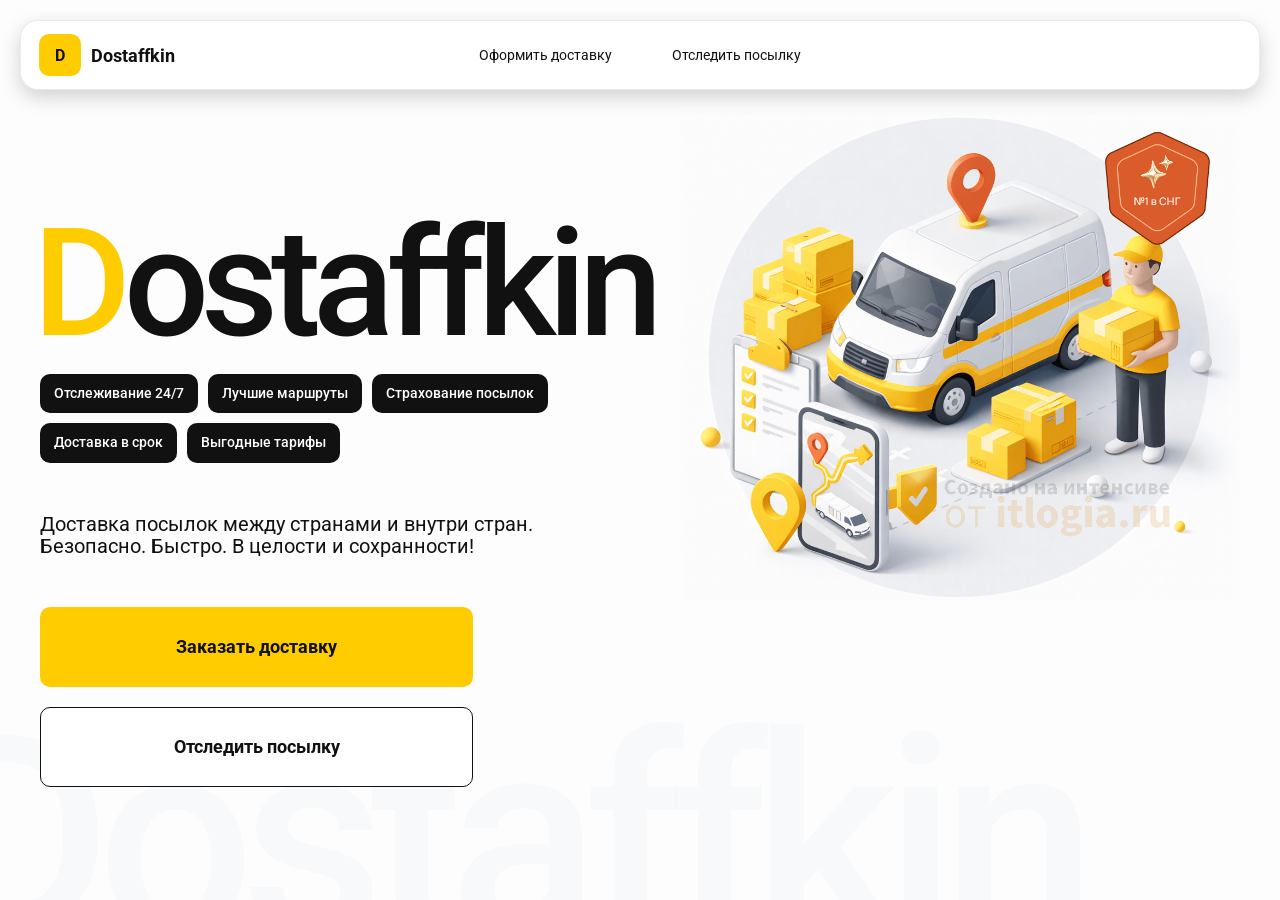
<file: index.html>
<!doctype html>
<html lang="ru">

<head>
    <meta charset="utf-8" />
    <meta name="viewport" content="width=device-width,initial-scale=1,maximum-scale=1,user-scalable=0" />
    <title>Dostaffkin — Доставка посылок между странами и внутри стран. Безопасно. Быстро. В целости и сохранности!
    </title>

    <link href="styles/base.css" rel="stylesheet" />
    <link href="styles/base_adaptive.css" rel="stylesheet" />
    <link href="styles/index.css" rel="stylesheet" />
    <link href="styles/index_adaptive.css" rel="stylesheet" />
</head>

<body>


    <div class="container">
        <header class="header">
            <a class="header-brand" href="#">
                <div class="header-logo">D</div>
                <div class="header-title">Dostaffkin</div>
            </a>
            <nav class="header-menu">
                <a class="header-link" href="./order.html">Оформить <span>доставку</span></a>
                <a class="header-link" href="./track.html">Отследить <span>посылку</span></a>
            </nav>
        </header>
        <main class="main">
            <section class="main-info">
                <div class="main-title">
                    <span>D</span>ostaffkin
                </div>
                <div class="main-features">
                    <div class="main-feature">Отслеживание 24/7</div>
                    <div class="main-feature">Лучшие маршруты</div>
                    <div class="main-feature">Страхование посылок</div>
                    <div class="main-feature">Доставка в срок</div>
                    <div class="main-feature">Выгодные тарифы</div>
                </div>
                <div class="main-description">
                    Доставка посылок между странами и внутри стран.
                    Безопасно. Быстро. В целости и сохранности!
                </div>
                <div class="main-actions">
                    <a class="button" type="button" href="./order.html">Заказать доставку</a>
                    <a class="button button-white" type="button" href="./track.html">Отследить посылку</a>
                </div>
            </section>
            <div class="main-title-ghost">Dostaffkin</div>
            <section class="main-image">
                <img src="images/main-image.png" alt="Main image" />
            </section>
        </main>
    </div>
</body>

</html>
</file>
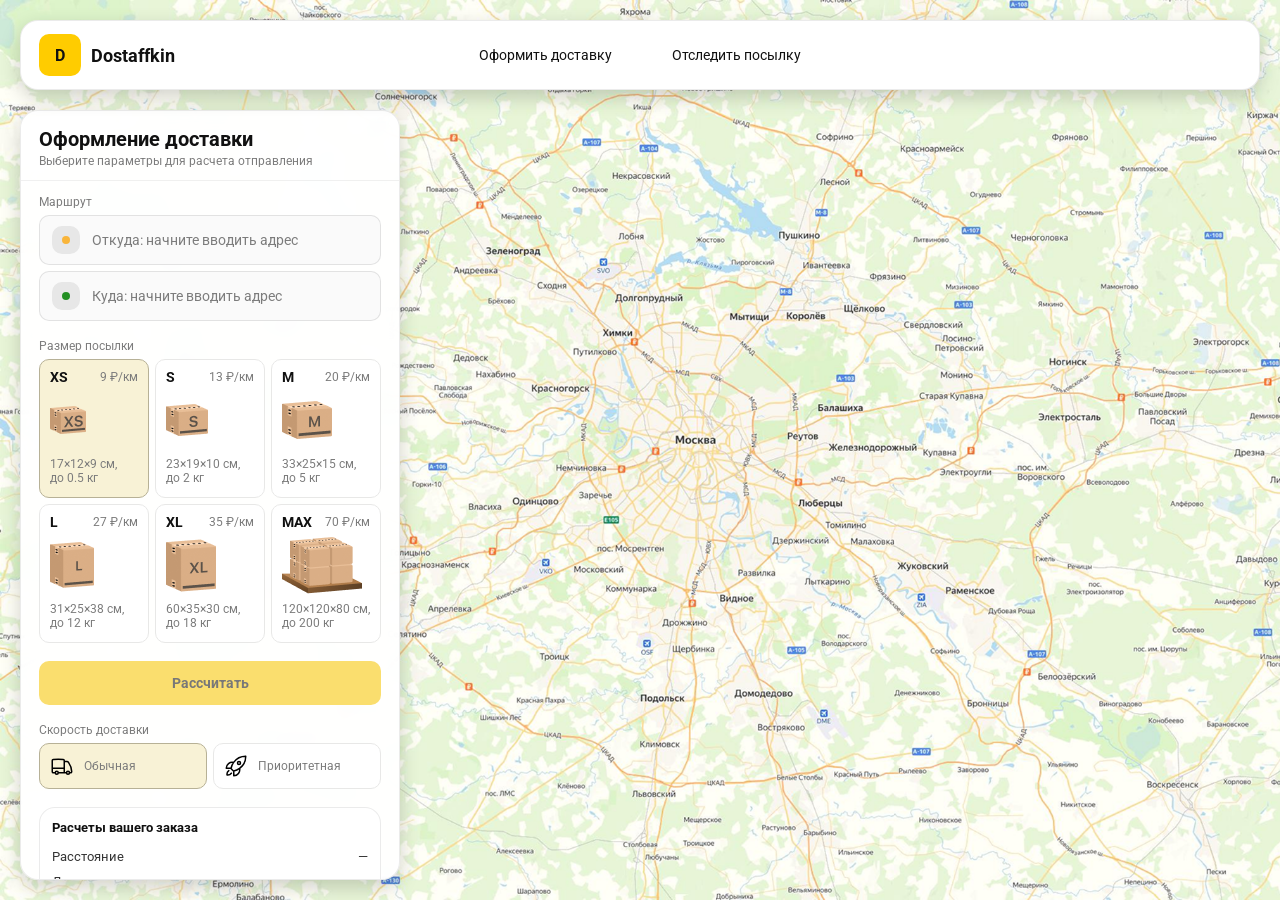
<file: order.html>
<!doctype html>
<html lang="ru">

<head>
    <meta charset="utf-8" />
    <meta name="viewport" content="width=device-width,initial-scale=1,maximum-scale=1,user-scalable=0" />
    <title>Оформление доставки</title>

    <link rel="stylesheet" href="styles/base.css" />
    <link rel="stylesheet" href="styles/base_adaptive.css" />

    <link rel="stylesheet" href="styles/order.css" />
    <link rel="stylesheet" href="styles/order_adaptive.css" />
</head>

<body>
    <div id="map"></div>

    <header class="header">
        <a class="header-brand" href="./index.html">
            <div class="header-logo">D</div>
            <div class="header-title">Dostaffkin</div>
        </a>
        <nav class="header-menu">
            <a class="header-link" href="#">Оформить <span>доставку</span></a>
            <a class="header-link" href="./track.html">Отследить <span>посылку</span></a>
        </nav>
    </header>

    <aside class="main" id="sidebar">
        <div class="main-header">
            <div class="main-title">Оформление доставки</div>
            <div class="main-text">Выберите параметры для расчета отправления</div>
        </div>
        <div class="main-content">
            <div class="main-route">
                <div class="main-block-title">Маршрут</div>
                <div class="main-fields">
                    <div class="main-field" id="fromField">
                        <div class="main-pin"></div>
                        <input id="from" placeholder="Откуда: начните вводить адрес" autocomplete="off" />
                        <div class="main-ac" id="fromAc" role="listbox" aria-label="Подсказки адресов"></div>
                    </div>

                    <div class="main-field" id="toField">
                        <div class="main-pin"></div>
                        <input id="to" placeholder="Куда: начните вводить адрес" autocomplete="off" />
                        <div class="main-ac" id="toAc" role="listbox" aria-label="Подсказки адресов"></div>
                    </div>
                </div>
            </div>
            <div class="main-package">
                <div class="main-block-title">Размер посылки</div>

                <div class="main-sizes">
                    <div class="main-size-card is-active" data-value="xs">
                        <div class="main-size-top">
                            <div class="main-size-label">XS</div>
                            <div class="main-size-rate">9 ₽/км</div>
                        </div>
                        <div class="main-size-media">
                            <img src="images/sizes/xs.png" alt="Короб XS" />
                        </div>
                        <div class="main-size-description">17×12×9 см,<br>до 0.5 кг</div>
                    </div>

                    <div class="main-size-card" data-value="s">
                        <div class="main-size-top">
                            <div class="main-size-label">S</div>
                            <div class="main-size-rate">13 ₽/км</div>
                        </div>
                        <div class="main-size-media">
                            <img src="images/sizes/s.png" alt="Короб S" />
                        </div>
                        <div class="main-size-description">23×19×10 см,<br>до 2 кг</div>
                    </div>

                    <div class="main-size-card" data-value="m">
                        <div class="main-size-top">
                            <div class="main-size-label">M</div>
                            <div class="main-size-rate">20 ₽/км</div>
                        </div>
                        <div class="main-size-media">
                            <img src="images/sizes/m.png" alt="Короб M" />
                        </div>
                        <div class="main-size-description">33×25×15 см,<br>до 5 кг</div>
                    </div>

                    <div class="main-size-card" data-value="l">
                        <div class="main-size-top">
                            <div class="main-size-label">L</div>
                            <div class="main-size-rate">27 ₽/км</div>
                        </div>
                        <div class="main-size-media">
                            <img src="images/sizes/l.png" alt="Короб L" />
                        </div>
                        <div class="main-size-description">31×25×38 см,<br>до 12 кг</div>
                    </div>

                    <div class="main-size-card" data-value="xl">
                        <div class="main-size-top">
                            <div class="main-size-label">XL</div>
                            <div class="main-size-rate">35 ₽/км</div>
                        </div>
                        <div class="main-size-media">
                            <img src="images/sizes/xl.png" alt="Короб XL" />
                        </div>
                        <div class="main-size-description">60×35×30 см,<br>до 18 кг</div>
                    </div>

                    <div class="main-size-card" data-value="max">
                        <div class="main-size-top">
                            <div class="main-size-label">MAX</div>
                            <div class="main-size-rate">70 ₽/км</div>
                        </div>
                        <div class="main-size-media main-size-media-palleta">
                            <img src="images/sizes/max.png" alt="Паллета" />
                        </div>
                        <div class="main-size-description">120×120×80 см,<br>до 200 кг</div>
                    </div>
                </div>
            </div>
            <div class="main-calculate-block">
                <button id="calc" class="button calculate-button" type="button" disabled>Рассчитать</button>
            </div>
            <div class="main-speed">
                <div class="main-block-title">Скорость доставки</div>

                <div class="main-speeds">
                    <div class="main-speed-card is-active" data-value="regular">
                        <img class="main-speed-media" src="images/icons/regular.svg" alt="Regular" />
                        <div class="main-speed-description">Обычная</div>
                    </div>
                    <div class="main-speed-card" data-value="fast">
                        <img class="main-speed-media" src="images/icons/fast.svg" alt="Fast" />
                        <div class="main-speed-description">Приоритетная</div>
                    </div>
                </div>
            </div>
            <div class="main-result" id="result">
                <div class="main-result-title">Расчеты вашего заказа</div>
                <div class="main-result-lines">
                    <div class="main-result-line"><span>Расстояние</span><span id="distanceValue">—</span></div>
                    <div class="main-result-line"><span>Доставим через</span><span id="durationValue">—</span></div>
                    <div class="main-result-line"><span>Тариф</span><span id="rateValue">—</span></div>
                </div>
                <div class="main-price">
                    <div class="main-price-label">Итого</div>
                    <div class="main-price-value" id="totalValue">—</div>
                </div>
            </div>
            <div class="main-order-box">
                <div class="main-order-form" id="orderForm">
                    <div class="main-order-title">Оформление доставки</div>
                    <div class="main-block-info-row">
                        <div class="main-block-title">Контакты</div>
                        <div class="order-fields">
                            <div class="main-field">
                                <input id="customerName" placeholder="Ваше имя" autocomplete="off" />
                            </div>
                            <div class="main-field">
                                <input id="customerPhone" placeholder="Ваш телефон" autocomplete="off"
                                    inputmode="tel" />
                            </div>
                        </div>
                    </div>
                    <div class="main-block-info-row extra-info">
                        <div class="main-block-title">Дополнительная информация</div>
                        <div class="main-field textarea">
                            <textarea id="comment" placeholder="Детали доставки и комментарии"></textarea>
                        </div>
                    </div>
                    <button id="submit" class="button main-submit-request" type="button" disabled>Отправить
                        заявку
                    </button>
                </div>

                <div class="main-order-success" id="orderSuccess">
                    <div class="main-success-icon">✓</div>
                    <div class="main-success-title">Заявка отправлена!</div>
                    <div class="main-success-title">Номер отправления – <span id="orderId"></span></div>
                    <div class="main-success-subtitle">Мы скоро свяжемся с вами</div>
                </div>
            </div>
        </div>
    </aside>

</body>

</html>
</file>
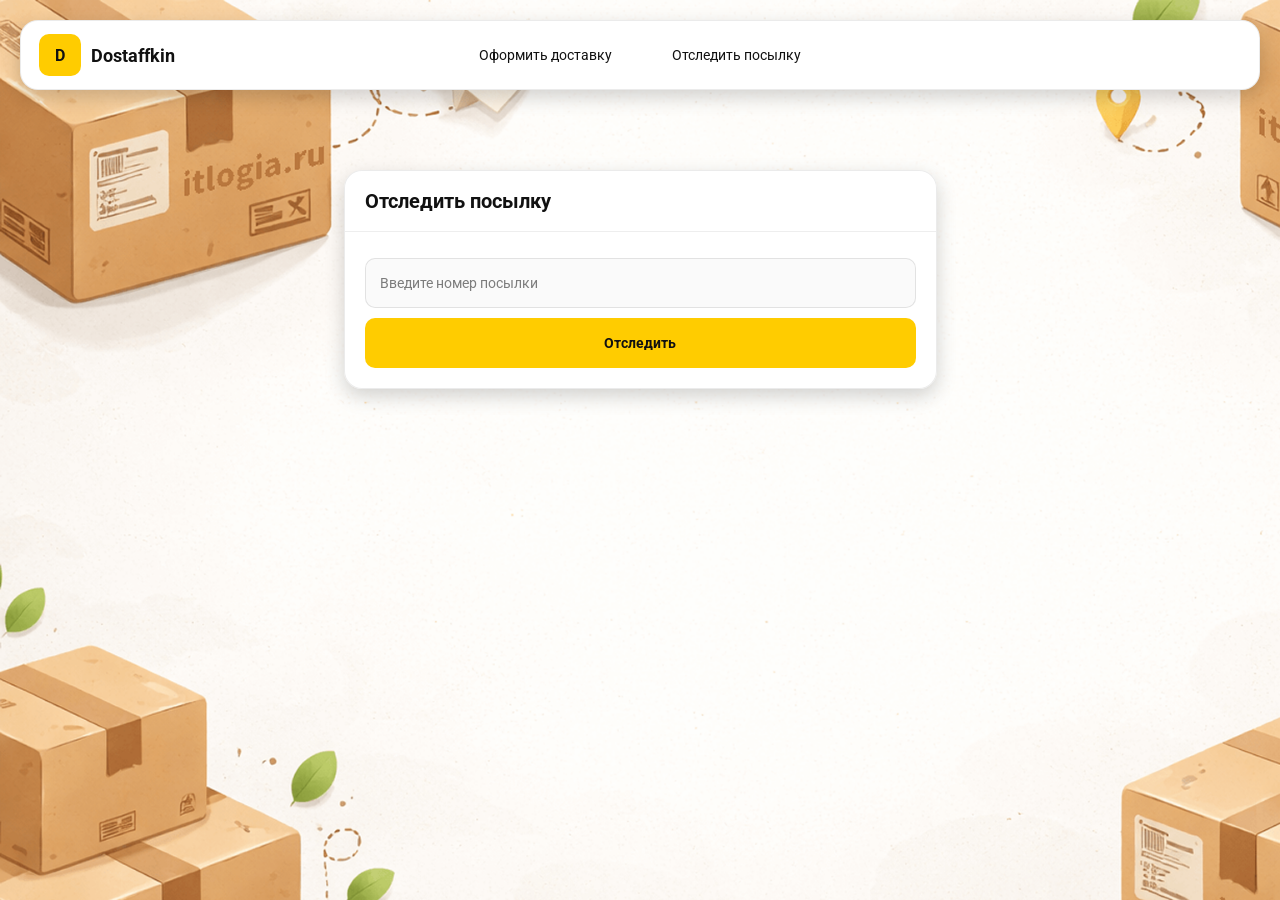
<file: track.html>
<!doctype html>
<html lang="ru">

<head>
    <meta charset="utf-8" />
    <meta name="viewport" content="width=device-width,initial-scale=1,maximum-scale=1,user-scalable=0" />
    <title>Отследить посылку</title>
    <link rel="stylesheet" href="styles/base.css" />
    <link rel="stylesheet" href="styles/base_adaptive.css" />

    <link rel="stylesheet" href="styles/track.css" />
    <link rel="stylesheet" href="styles/track_adaptive.css" />
</head>

<body>

    <div class="container">
        <header class="header">
            <a class="header-brand" href="./index.html">
                <div class="header-logo">D</div>
                <div class="header-title">Dostaffkin</div>
            </a>
            <nav class="header-menu">
                <a class="header-link" href="./order.html">Оформить <span>доставку</span></a>
                <a class="header-link" href="#">Отследить <span>посылку</span></a>
            </nav>
        </header>
        <main class="track-content">
            <section class="track-card track-search">
                <div class="track-title">Отследить посылку</div>
                <div class="track-action">
                    <div class="main-field track-field">
                        <input id="trackNumber" placeholder="Введите номер посылки" autocomplete="off" />
                    </div>
                    <button id="trackButton" class="button track-button" type="button">Отследить</button>
                </div>
            </section>
            <section class="track-card track-result" id="trackResult">
                <div class="track-result-header">
                    <div class="track-id" id="trackIdValue"></div>
                    <div class="track-routes">
                        <div class="track-route">
                            <div class="track-route-pin">
                                <svg xmlns="http://www.w3.org/2000/svg" fill="none" viewBox="0 0 24 24"
                                    stroke-width="1.5" stroke="orange" class="size-6">
                                    <path stroke-linecap="round" stroke-linejoin="round"
                                        d="M15 10.5a3 3 0 1 1-6 0 3 3 0 0 1 6 0Z" />
                                    <path stroke-linecap="round" stroke-linejoin="round"
                                        d="M19.5 10.5c0 7.142-7.5 11.25-7.5 11.25S4.5 17.642 4.5 10.5a7.5 7.5 0 1 1 15 0Z" />
                                </svg>
                            </div>
                            <div class="track-route-address" id="trackFromValue">
                                Откуда: Москва, улица Арбат, 1
                            </div>
                        </div>
                        <div class="track-route track-route-arrow">
                            <svg xmlns="http://www.w3.org/2000/svg" fill="none" viewBox="0 0 24 24" stroke-width="1.5"
                                stroke="currentColor" class="size-6">
                                <path stroke-linecap="round" stroke-linejoin="round"
                                    d="M19.5 13.5 12 21m0 0-7.5-7.5M12 21V3" />
                            </svg>
                        </div>
                        <div class="track-route">
                            <div class="track-route-pin">
                                <svg xmlns="http://www.w3.org/2000/svg" fill="none" viewBox="0 0 24 24"
                                    stroke-width="1.5" stroke="green" class="size-6">
                                    <path stroke-linecap="round" stroke-linejoin="round"
                                        d="M15 10.5a3 3 0 1 1-6 0 3 3 0 0 1 6 0Z" />
                                    <path stroke-linecap="round" stroke-linejoin="round"
                                        d="M19.5 10.5c0 7.142-7.5 11.25-7.5 11.25S4.5 17.642 4.5 10.5a7.5 7.5 0 1 1 15 0Z" />
                                </svg>
                            </div>
                            <div class="track-route-address" id="trackToValue">
                                Куда: Минск, проспект Независимости, 58
                            </div>
                        </div>
                    </div>
                </div>
                <div class="track-info">
                    <div class="track-status-title">Статус данной посылки:</div>
                    <div class="track-status-list" id="trackStatusList">


                        <div class="track-status created">
                            <img src="images/icons/created.svg" class="track-status-icon" alt="Created">
                            <div class="track-status-text">
                                <div class="track-status-text-state">Создан</div>
                                <div class="track-status-text-date">10.01.2026</div>
                            </div>
                        </div>

                        <div class="track-status in-way">
                            <img src="images/icons/in-way.svg" class="track-status-icon" alt="In way">
                            <div class="track-status-text">
                                <div class="track-status-text-state">В пути: Москва</div>
                                <div class="track-status-text-date">18.01.2026</div>
                            </div>
                        </div>

                        <div class="track-status ready">
                            <img src="images/icons/ready.svg" class="track-status-icon" alt="Ready">
                            <div class="track-status-text">
                                <div class="track-status-text-state">Готов к выдаче</div>
                                <div class="track-status-text-date">25.01.2026</div>
                            </div>
                        </div>

                        <div class="track-status done">
                            <img src="images/icons/done.svg" class="track-status-icon" alt="Done">
                            <div class="track-status-text">
                                <div class="track-status-text-state">Вручен</div>
                                <div class="track-status-text-date">27.01.2026</div>
                            </div>
                        </div>

                    </div>
                </div>
            </section>
        </main>
    </div>

</body>

</html>
</file>
<file: styles/base.css>
*,
*::before,
*::after {
    box-sizing: border-box;
}

@font-face {
    font-family: "Roboto";
    src: url("../fonts/Roboto-Regular.ttf");
    font-weight: normal;
}

@font-face {
    font-family: "Roboto";
    src: url("../fonts/Roboto-Bold.ttf");
    font-weight: bold;
}

@font-face {
    font-family: "Roboto";
    src: url("../fonts/Roboto-Medium.ttf");
    font-weight: 500;
}

html,
body {
    margin: 0;
    color: #111111;
    font-family: "Roboto", sans-serif;
}

body {
    background: #FDFDFD;
}

.header {
    border-radius: 18px;
    box-shadow: 0 7px 20px 0 #0000002E;
    backdrop-filter: blur(10px);
    background: #ffffff;
    left: 20px;
    border: 1px solid rgba(0, 0, 0, 0.08);
    position: fixed;
    right: 20px;
    top: 20px;
    padding: 14px 18px;
    height: 70px;
    display: flex;
    align-items: center;
    z-index: 6;
}

.header-brand {
    display: flex;
    align-items: center;
    text-decoration: none;
    gap: 10px;
}

.header-logo {
    width: 42px;
    height: 42px;
    border-radius: 10px;
    background: #FFCC00;
    display: grid;
    place-items: center;
    font-weight: bold;
    color: #111;
}

.header-title {
    font-size: 18px;
    font-weight: bold;
    color: #111111;
    text-decoration: none;
}

.header-menu {
    display: flex;
    align-items: center;
    gap: 60px;
    margin: 0;
    position: absolute;
    left: 50%;
    transform: translateX(-50%);
}

.header-link {
    font-size: 14px;
    color: #111111;
    text-decoration: none;
}

.button {
    border: 0;
    outline: none;
    height: 44px;
    border-radius: 10px;
    font-size: 14px;
    font-weight: bold;
    cursor: pointer;
    font-family: inherit;
    transition: transform .08s ease, opacity .12s ease;
    background: #ffcc00;
    color: #111111;
    text-align: center;
    text-decoration: none;
}

.button:hover {
    background-color: #E5BC19;
}

.button:disabled {
    cursor: not-allowed;
    background-color: #FADE6E;
    color: #787878;
    transform: none;
}

.button.button-white {
    background: #ffffff;
    border: 1px solid #111111;
}

.button.button-white:hover {
    background: rgb(241 241 241);
}

.main-field {
    display: flex;
    align-items: center;
    margin-top: 6px;
    gap: 10px;
    border: 1px solid #1111111A;
    background: #FAFAFA;
    border-radius: 10px;
    padding: 10px 12px;
    position: relative;
    box-sizing: border-box;
    height: 50px;
}

.main-field.textarea {
    height: auto;
}

.main-pin {
    width: 28px;
    height: 28px;
    border-radius: 10px;
    background: rgba(17, 17, 17, 0.08);
    display: grid;
    place-items: center;
    flex: 0 0 auto;
    position: relative;
}

.main-pin::before {
    content: "";
    width: 8px;
    height: 8px;
    border-radius: 999px;
    background: orange;
    opacity: .75;
    display: block;
}

.main-field:last-child .main-pin::before {
    background: green;
    opacity: .85;
}

input, textarea {
    width: 100%;
    border: 0;
    outline: none;
    background: transparent;
    font-size: 14px;
    color: #111111;
    font-family: inherit;
}

textarea {
    resize: vertical;
    min-height: 72px;
    padding: 2px 0;
}

input::placeholder, textarea::placeholder {
    color: #7C7C7C;
}

.main-field:focus-within {
    border-color: rgba(0, 0, 0, 0.20);
    box-shadow: 0 0 0 4px rgba(255, 204, 0, 0.35);
    background: rgba(255, 255, 255, 0.75);
}
</file>
<file: styles/base_adaptive.css>
@media (max-width: 767px) {
    .header {
        left: 10px;
        right: 10px;
        top: 10px;
    }

    .header-link span {
        display: none;
    }

    .header-menu {
        gap: 20px;
        justify-content: flex-start;
        margin: 0 0 0 30px;
        position: static;
        transform: none;
    }
}

@media (max-width: 420px) {
    .header-title {
        display: none;
    }
}

@media (max-width: 374px) {
    .header-menu {
        gap: 10px;
        margin: 0 0 0 10px;
    }
}
</file>
<file: styles/index.css>
.container {
    overflow: hidden;
    min-height: 100vh;
}
.main {
    padding: 111px 40px 40px;
    position: relative;
    display: flex;
}
.main-info {
    max-width: 840px;
    width: 100%;
    position: relative;
}
.main-title {
    margin-top: 98px;
    font-weight: 500;
    font-size: 200px;
    line-height: 1;
    letter-spacing: -0.05em;
    color: #111111;
    left: -15px;
    position: relative;
}
.main-title span {
    color: #ffcc00;
}

.main-features {
    margin-top: 15px;
    display: flex;
    flex-wrap: wrap;
    gap: 10px;
}

.main-feature {
    background: #111111;
    color: #ffffff;
    padding: 12px 14px;
    font-weight: 500;
    font-size: 14px;
    line-height: 1.1;
    border-radius: 10px;
}

.main-description {
    margin-top: 50px;
    max-width: 500px;
    font-size: 20px;
    line-height: 1.1;
    color: #111111;
}
.main-actions {
    margin-top: 50px;
    display: flex;
    flex-direction: column;
    gap: 20px;
}

.main-actions .button {
    height: 80px;
    width: 433px;
    font-size: 18px;
    font-weight: bold;
    place-items: center;
    display: grid;
}
.main-title-ghost {
    position: absolute;
    z-index: -1;
    left: -70px;
    bottom: -150px;
    font-weight: 500;
    font-size: 278px;
    line-height: 1;
    letter-spacing: -0.05em;
    color: #ECEDF04D;
}
.main-image {
    width: 1024px;
    top: 100px;
    z-index: -2;
}

.main-image img {
    width: 100%;
    max-width: 1024px;
    height: auto;
    display: block;
}
</file>
<file: styles/index_adaptive.css>
@media (max-width: 1760px) {
    .main-title {
        font-size: 150px;
        left: -7px;
    }

    .main-info {
        max-width: 640px;
    }
}

@media (max-width: 1200px) {
    .main-info {
        max-width: 540px;
    }

    .main {
        padding: 111px 20px 20px;
    }

    .main-title {
        font-size: 120px;
        left: -4px;
    }

    .main-title-ghost {
        font-size: 220px;
    }
}
@media (max-width: 1024px) {
    .main-title {
        margin-top: 30px;
    }

    .main {
        flex-direction: column-reverse;
    }

    .main-image {
        max-width: 350px;
        position: absolute;
        left: 370px;
        top: 370px;
    }

    .main-info {
        max-width: 100%;
    }

    .main-actions {
        gap: 10px;
    }

    .main-actions .button {
        height: 50px;
        font-size: 14px;
        width: auto;
        max-width: 300px;
    }

    .main-description {
        max-width: 350px;
    }
}
@media (max-width: 570px) {
    .main-title {
        font-size: 88px;
    }

    .main-description {
        max-width: 100%
    }

    .main-actions {
       width: 100%;
    }

    .main-actions .button {
        width: 100%;
        max-width: 100%
    }

    .main-image {
        max-width: 650px;
        position: absolute;
        left: 170px;
        top: 70px;
        opacity: 0.2;
    }
}

@media (max-width: 400px) {
    .main-title {
        font-size: 70px;
    }
}
</file>
<file: styles/order.css>
#map {
    background-image: url("../images/order-bg.png");
    background-size: cover;
    position: fixed;
    inset: 0;
}

.main {
    border-radius: 18px;
    box-shadow: 0 7px 20px 0 #0000002E;
    backdrop-filter: blur(10px);
    background: rgba(255, 255, 255, 0.96);
    left: 20px;
    border: 1px solid rgba(0, 0, 0, 0.08);
    position: fixed;
    top: 110px;
    bottom: 20px;
    width: 380px;
    display: flex;
    flex-direction: column;
    overflow: hidden;
    z-index: 5;
}

.main-header {
    padding: 18px 18px 12px 18px;
    border-bottom: 1px solid rgba(0, 0, 0, 0.06);
    display: flex;
    flex-direction: column;
}

.main-title {
    font-size: 20px;
    line-height: 100%;
    font-weight: bold;
}

.main-text {
    font-size: 12px;
    margin-top: 5px;
    color: #7C7C7C;
}

.main-content {
    padding: 14px 18px 18px 18px;
    overflow: auto;
    scrollbar-width: none;
    display: flex;
    flex-direction: column;
    gap: 18px;
    flex: 1;
}

.main-block-title {
    font-size: 12px;
    color: #7C7C7C;
}

.main-route .main-block-title,
.main-package .main-block-title {
    margin-bottom: 6px;
}

.main-sizes {
    display: grid;
    gap: 6px;
    grid-template-columns: repeat(3, 1fr);
}

.main-size-card {
    border: 1px solid #E8E8E7;
    background: #FFFFFF;
    border-radius: 10px;
    padding: 10px;
    cursor: pointer;
    user-select: none;
    transition: transform .08s ease, border-color .12s ease, background .12s ease;
    min-height: 139px;
}

.main-size-card:hover {
    transform: translateY(-1px);
}

.main-size-card.is-active {
    background-color: #F8F2D6;
    border-color: #B7B196;
}

.main-size-top {
    display: flex;
    align-items: center;
    justify-content: space-between;
}

.main-size-label {
    font-weight: bold;
    font-size: 14px;
    color: #111111;
    line-height: 100%;
}

.main-size-rate {
    font-size: 12px;
    color: #7C7C7C;
    line-height: 100%;
}

.main-size-media {
    margin-top: 8px;
    height: 57px;
}

.main-size-description {
    margin-top: 8px;
    font-size: 12px;
    color: #7C7C7C;
    line-height: 1.2;
}

.calculate-button {
    width: 100%;
}

.main-result {
    border: 1px solid rgba(0, 0, 0, 0.08);
    background: rgba(255, 255, 255, 0.75);
    border-radius: 16px;
    padding: 12px;
    line-height: 1.25;
}

.main-result-title {
    font-weight: bold;
    font-size: 13px;
    color: #111111;
    margin-bottom: 13px;
}

.main-result-lines {
    gap: 8px;
    display: flex;
    flex-direction: column;
}

.main-result-line {
    font-size: 13px;
    color: rgba(17, 17, 17, 0.85);
    display: flex;
    justify-content: space-between;
}

.main-price {
    margin-top: 18px;
    padding-top: 10px;
    border-top: 1px dashed rgba(0, 0, 0, 0.12);
    display: flex;
    align-items: baseline;
    justify-content: space-between;
}

.main-price-label {
    font-size: 12px;
    color: rgba(17, 17, 17, 0.55);
}

.main-price-value {
    font-size: 20px;
    font-weight: bold;
    color: #111111;
    letter-spacing: -0.3px;
}

.main-order-box {
    background: #ffffff;
    border: 1px solid #E8E8E7;
    border-radius: 10px;
    padding: 12px;
}

.main-order-title {
    margin-bottom: 8px;
    font-weight: bold;
    font-size: 14px;
    color: #111111;
}

.main-block-info {
    display: flex;
    flex-direction: column;
    gap: 6px;
}

.order-fields {
    display: grid;
    grid-template-columns: 1fr 1fr;
    column-gap: 10px;
    margin-top: 6px;
}

.main-block-info-row.extra-info {
    display: block;
    margin-top: 13px;
}

.main-submit-request {
    width: 100%;
    margin-top: 6px;
}

.main-order-success {
    display: none;
    text-align: center;
    padding: 22px 12px;
    gap: 12px;
}

.main-order-success.is-visible {
    display: flex;
    flex-direction: column;
    align-items: center;
}

.main-success-icon {
    width: 56px;
    height: 56px;
    border-radius: 50%;
    background: #16a34a;
    color: #ffffff;
    display: grid;
    place-items: center;
    font-size: 30px;
}

.main-success-title {
    font-size: 14px;
    font-weight: bold;
    color: #111111;
}

.main-success-subtitle {
    font-size: 12px;
    color: rgba(17, 17, 17, 0.55);
    line-height: 1.3;
}

.main-speed .main-block-title {
    margin-bottom: 6px;
}

.main-speeds {
    display: grid;
    gap: 6px;
    grid-template-columns: repeat(2, 1fr);
}

.main-speed-card {
    border: 1px solid #E8E8E7;
    background: #FFFFFF;
    border-radius: 10px;
    padding: 10px;
    cursor: pointer;
    user-select: none;
    transition: transform .08s ease, border-color .12s ease, background .12s ease;
    display: flex;
    align-items: center;
    gap: 10px;
}

.main-speed-card:hover {
    transform: translateY(-1px);
}

.main-speed-card.is-active {
    background-color: #F8F2D6;
    border-color: #B7B196;
}

.main-speed-description {
    font-size: 12px;
    color: #7C7C7C;
    line-height: 1.2;
}
</file>
<file: styles/order_adaptive.css>
@media (max-width: 767px) {
    .main {
        left: 10px;
        right: 10px;
        top: 50%;
        bottom: 12px;
        width: auto;
        max-width: none;
    }
}

@media (max-width: 420px) {
    .main-sizes {
        grid-template-columns: repeat(2, 1fr);
    }
}
</file>
<file: styles/track.css>
.container {
    background: #F4F4F4 url("../images/track-bg.png");
    background-size: cover;
    min-height: 100vh;
    padding: 170px 0 50px 0;
}

.track-content {
    width: 593px;
    margin: 0 auto;
}

.track-card {
    width: 100%;
    border-radius: 18px;
    box-shadow: 0 7px 20px 0 #0000002E;
    backdrop-filter: blur(10px);
    background: rgba(255, 255, 255, 0.96);
    border: 1px solid rgba(0, 0, 0, 0.08);
}

.track-title {
    font-size: 20px;
    line-height: 100%;
    font-weight: bold;
    border-bottom: 1px solid #EEEEEE;
    padding: 20px;
}

.track-action {
    padding: 20px;
}

.track-button {
    width: 100%;
    height: 50px;
}

.track-field {
    margin-bottom: 10px;
}

.track-result {
    margin-top: 5px;
    display: none;
}

.track-result.is-visible {
    display: block;
}

.track-result-header {
    font-weight: bold;
    font-size: 14px;
    color: #111111;
    padding: 20px;
    border-bottom: 1px solid #EEEEEE;
}

.track-id {
    margin-bottom: 12px;
    font-size: 20px;
}

.track-routes {
    display: flex;
    flex-direction: column;
    gap: 10px;
    font-weight: normal;
}

.track-route {
    display: flex;
    align-items: center;
    gap: 10px;
}

.track-route-pin {
    width: 24px;
    height: 24px;
    flex-shrink: 0;
}

.track-route-arrow {
    padding: 15px 0;
    width: 24px;
    height: 24px;
}

.track-info {
    padding: 20px;
}

.track-status {
    display: flex;
    align-items: center;
    font-size: 12px;
    gap: 10px;
}

.track-status-title {
    font-size: 14px;
    color: #111111;
    margin-bottom: 20px;
}

.track-status-list {
    display: flex;
    flex-direction: column;
    gap: 15px;
}

.track-status-icon {
    width: 40px;
    height: 40px;
    border-radius: 50%;
    background: rgba(17, 17, 17, 0.08);
    display: grid;
    place-items: center;
    flex: 0 0 auto;
}

.track-status.created .track-status-icon {
    background-color: #F1CB00;
}

.track-status.in-way .track-status-icon {
    background-color: #F08A11;
}

.track-status.ready .track-status-icon {
    background-color: #A35D0A;
}

.track-status.done .track-status-icon {
    background-color: #37C93B;
}

.track-status-text {
    display: flex;
    align-items: center;
    justify-content: space-between;
    color: #111111;
    font-size: 12px;
    flex: 1;
}

.track-status-date {
    color: rgba(17, 17, 17, 0.55);
}
</file>
<file: styles/track_adaptive.css>
@media (max-width: 767px) {
    .container {
        padding: 130px 0 50px 0;
    }

    .track-content {
        width: 100%;
        padding-left: 10px;
        padding-right: 10px;
    }

    .track-result-header {
        padding: 20px;
    }
}
</file>
